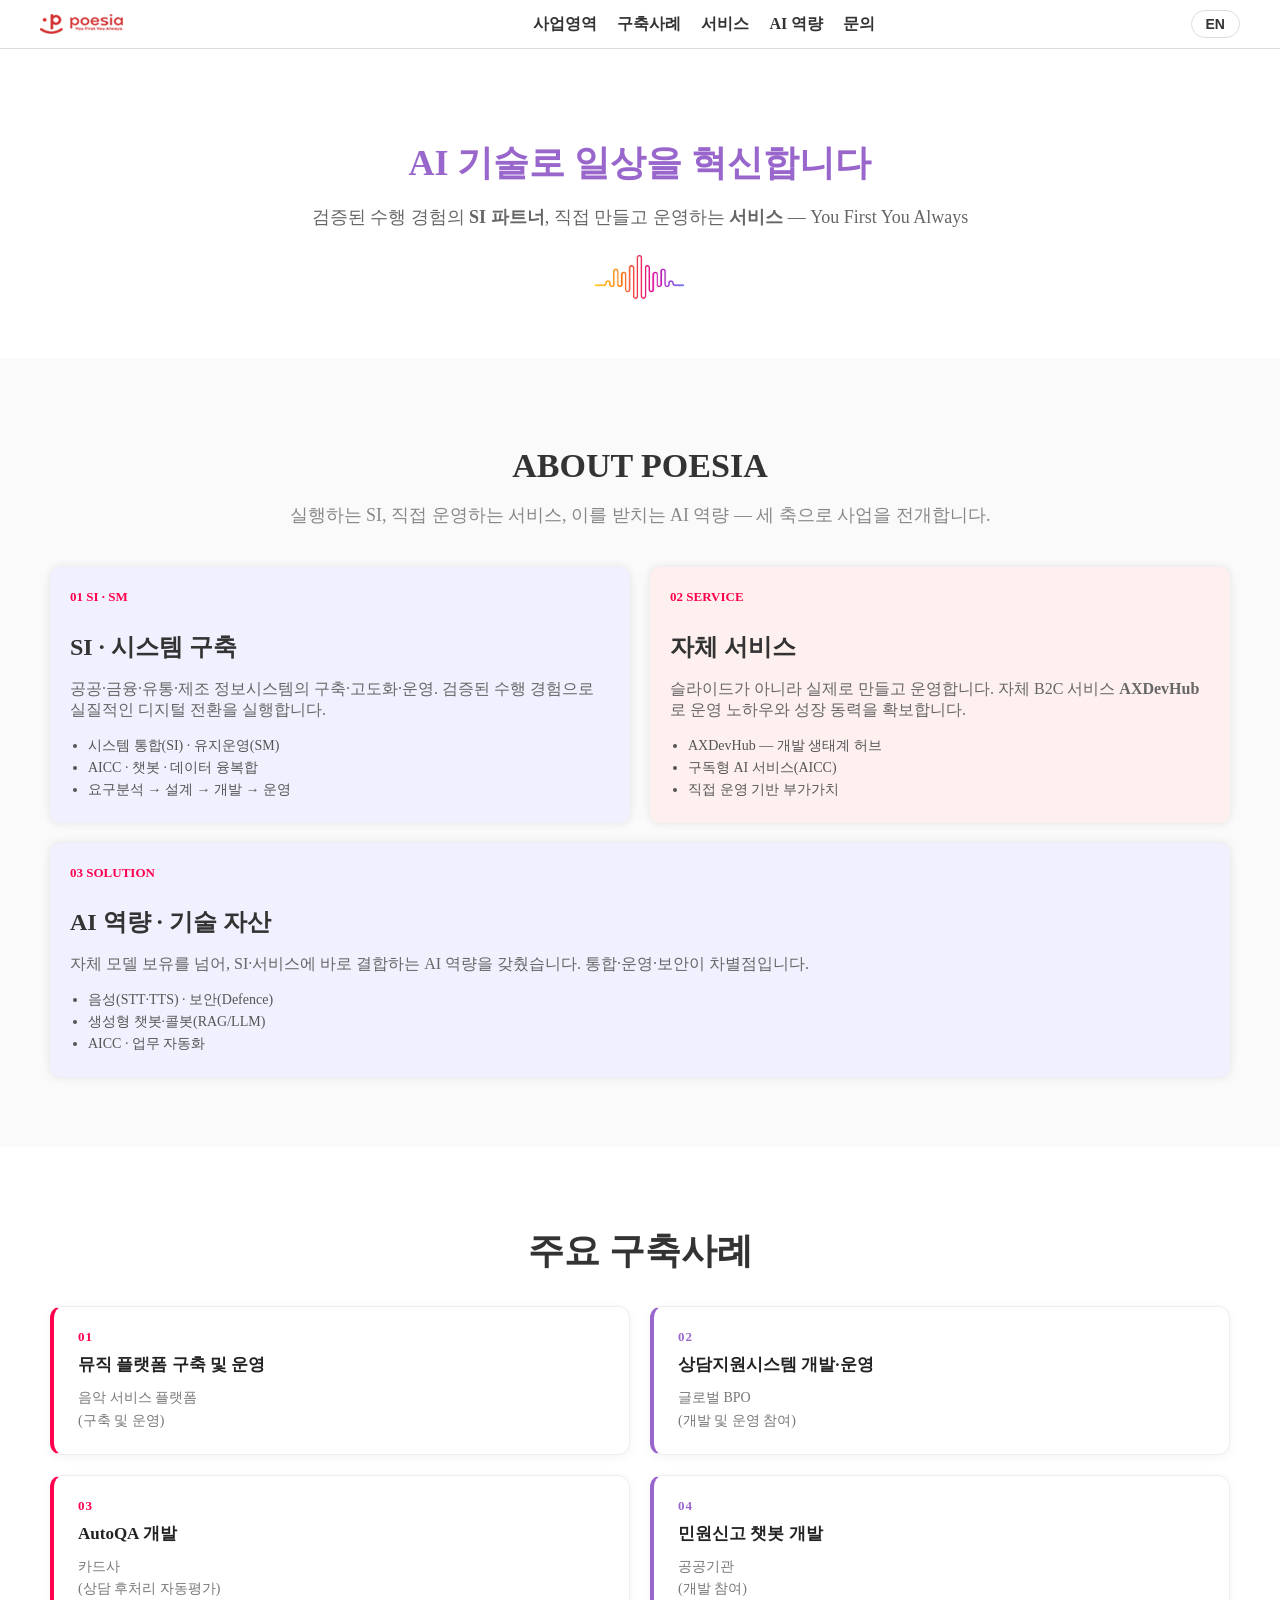
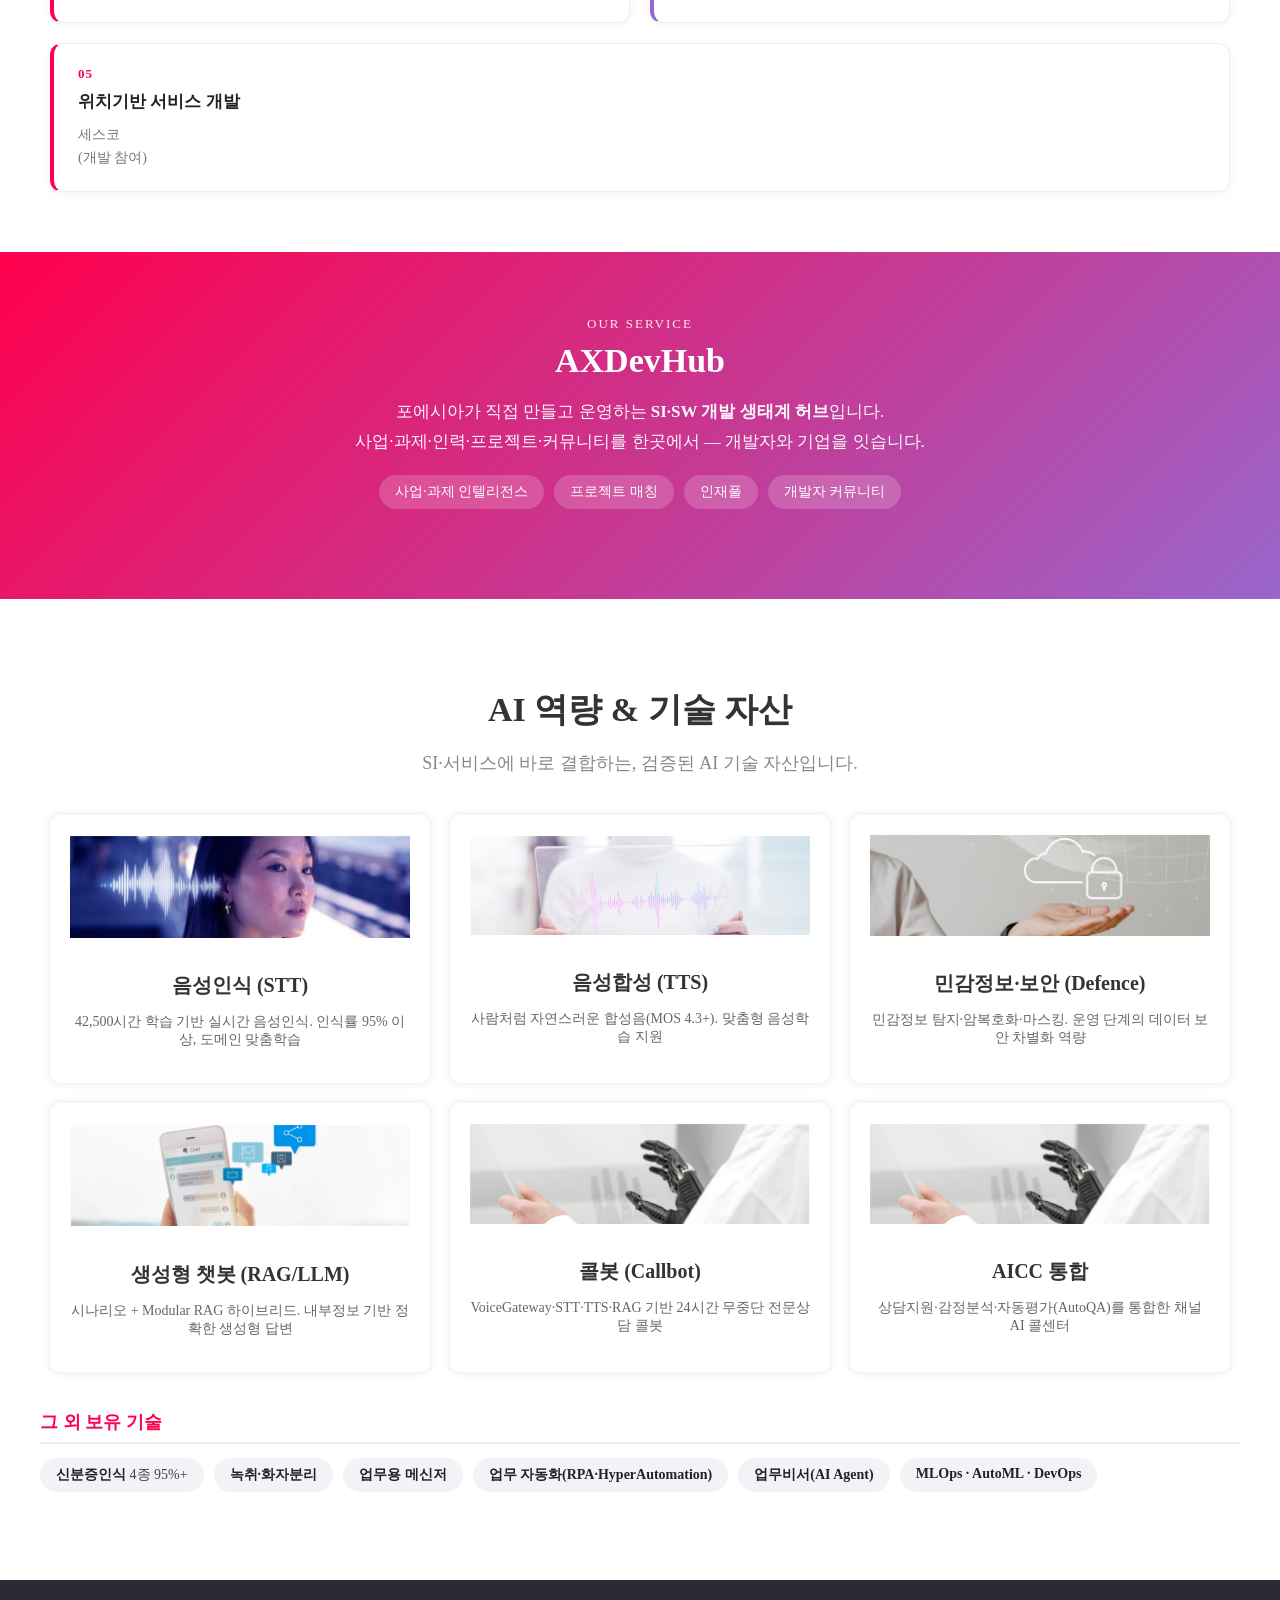
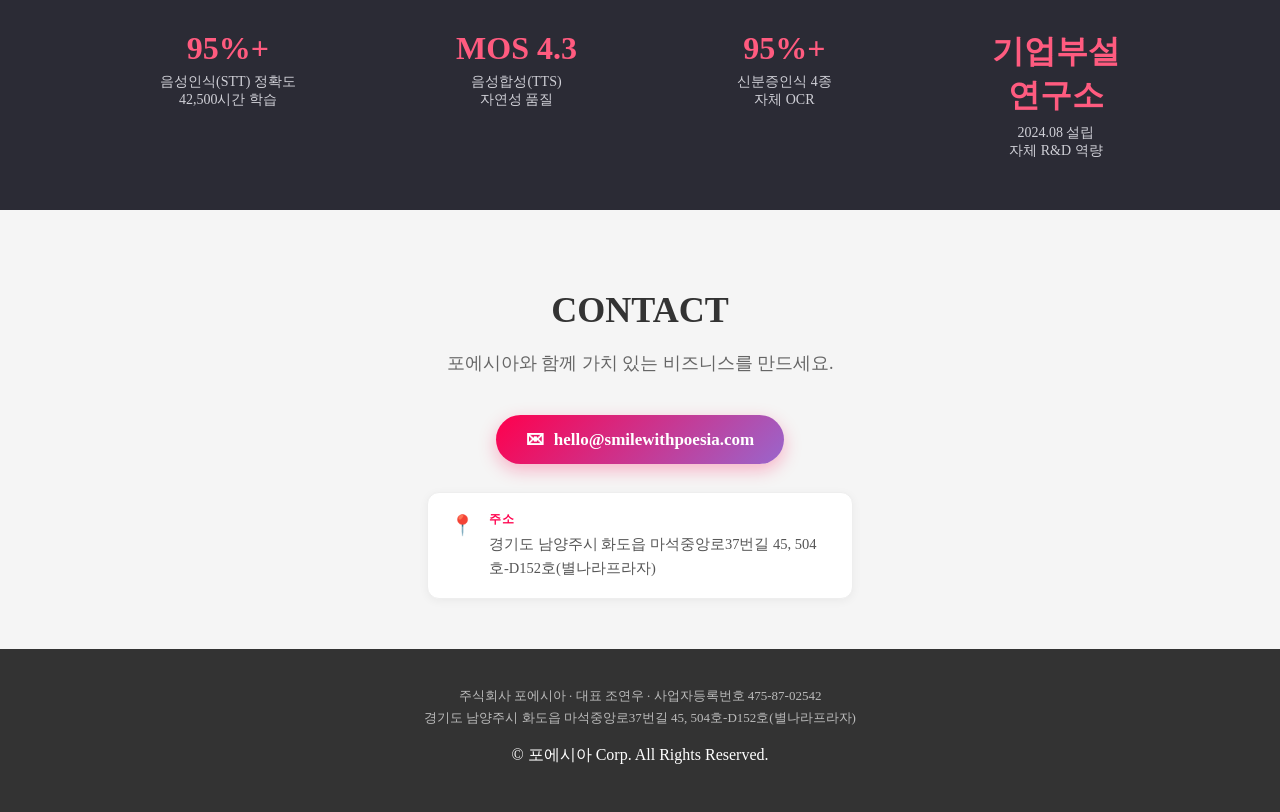
<file: index.html>
<!DOCTYPE html>
<html lang="ko">
<head>
    <meta charset="UTF-8">
    <meta name="description" content="주식회사 포에시아는 검증된 수행 경험의 SI 파트너이자, 직접 만들고 운영하는 서비스 회사입니다. 공공·금융·유통·제조 시스템 구축(SI/SM)과 자체 B2C 서비스(AXDevHub), 그리고 SI·서비스에 결합하는 AI 기술 역량으로 비즈니스의 디지털 전환을 실행합니다.">
    <meta name="viewport" content="width=device-width, initial-scale=1.0">
    <meta property="og:title" content="포에시아 | SI·자체 서비스·AI 역량">
    <meta property="og:description" content="AI 기술로 일상을 혁신합니다 — 실행하는 SI 파트너, 직접 운영하는 서비스. You First You Always.">
    <title>포에시아 | SI·서비스·AI 전문기업</title>
    <link rel="stylesheet" href="css/style.css">
</head>
<body>
	<header>
        <div class="container">
            <a href="#intro" class="logo">포에시아</a>
            <div class="header-actions">
                <button class="lang-toggle" id="langToggle" type="button" aria-label="Language">EN</button>
                <button class="nav-toggle" aria-label="메뉴 열기" aria-expanded="false">
                    <span></span><span></span><span></span>
                </button>
            </div>
            <nav>
                <ul>
                    <li><a href="#about" data-i18n="nav.about">사업영역</a></li>
                    <li><a href="#story" data-i18n="nav.story">구축사례</a></li>
                    <li><a href="#axdevhub" data-i18n="nav.service">서비스</a></li>
                    <li><a href="#solutions" data-i18n="nav.ai">AI 역량</a></li>
                    <li><a href="#contact" data-i18n="nav.contact">문의</a></li>
                </ul>
            </nav>
        </div>
    </header>

    <section id="intro">
        <h1 data-i18n="intro.h1">AI 기술로 일상을 혁신합니다</h1>
        <p data-i18n="intro.p">검증된 수행 경험의 <b>SI 파트너</b>, 직접 만들고 운영하는 <b>서비스</b> — You First You Always</p>
        <img src="images/wave.png" alt="Soundwave">
    </section>

    <!-- 1. 사업영역: 3대 사업축 (매출·성장·역량 순) -->
    <section id="about">
        <div class="section-head">
            <h2>ABOUT POESIA</h2>
            <p class="lead" data-i18n="about.lead">실행하는 SI, 직접 운영하는 서비스, 이를 받치는 AI 역량 — 세 축으로 사업을 전개합니다.</p>
        </div>
        <div class="container">
            <div class="service-list svc3">
                <div class="service-box purple">
                    <span class="badge">01 SI · SM</span>
                    <h2 data-i18n="about.box1.h2">SI · 시스템 구축</h2>
                    <p data-i18n="about.box1.p">공공·금융·유통·제조 정보시스템의 구축·고도화·운영. 검증된 수행 경험으로 실질적인 디지털 전환을 실행합니다.</p>
                    <ul>
                        <li data-i18n="about.box1.li1">시스템 통합(SI) · 유지운영(SM)</li>
                        <li data-i18n="about.box1.li2">AICC · 챗봇 · 데이터 융복합</li>
                        <li data-i18n="about.box1.li3">요구분석 → 설계 → 개발 → 운영</li>
                    </ul>
                </div>
                <div class="service-box pink">
                    <span class="badge">02 SERVICE</span>
                    <h2 data-i18n="about.box2.h2">자체 서비스</h2>
                    <p data-i18n="about.box2.p">슬라이드가 아니라 실제로 만들고 운영합니다. 자체 B2C 서비스 <b>AXDevHub</b>로 운영 노하우와 성장 동력을 확보합니다.</p>
                    <ul>
                        <li data-i18n="about.box2.li1">AXDevHub — 개발 생태계 허브</li>
                        <li data-i18n="about.box2.li2">구독형 AI 서비스(AICC)</li>
                        <li data-i18n="about.box2.li3">직접 운영 기반 부가가치</li>
                    </ul>
                </div>
                <div class="service-box purple">
                    <span class="badge">03 SOLUTION</span>
                    <h2 data-i18n="about.box3.h2">AI 역량 · 기술 자산</h2>
                    <p data-i18n="about.box3.p">자체 모델 보유를 넘어, SI·서비스에 바로 결합하는 AI 역량을 갖췄습니다. 통합·운영·보안이 차별점입니다.</p>
                    <ul>
                        <li data-i18n="about.box3.li1">음성(STT·TTS) · 보안(Defence)</li>
                        <li data-i18n="about.box3.li2">생성형 챗봇·콜봇(RAG/LLM)</li>
                        <li data-i18n="about.box3.li3">AICC · 업무 자동화</li>
                    </ul>
                </div>
            </div>
        </div>
    </section>

    <!-- 2. 구축사례 (신뢰 자산 — 상단 배치) -->
    <section id="story">
        <div class="container common-list">
            <h2 data-i18n="story.h2">주요 구축사례</h2>
            <div class="story-list">
                <div class="story-item">
                    <h3 data-i18n="story.1.h3">뮤직 플랫폼 구축 및 운영</h3>
                    <p data-i18n="story.1.p">음악 서비스 플랫폼<br>(구축 및 운영)</p>
                </div>
                <div class="story-item">
                    <h3 data-i18n="story.2.h3">상담지원시스템 개발·운영</h3>
                    <p data-i18n="story.2.p">글로벌 BPO<br>(개발 및 운영 참여)</p>
                </div>
                <div class="story-item">
                    <h3 data-i18n="story.3.h3">AutoQA 개발</h3>
                    <p data-i18n="story.3.p">카드사<br>(상담 후처리 자동평가)</p>
                </div>
                <div class="story-item">
                    <h3 data-i18n="story.4.h3">민원신고 챗봇 개발</h3>
                    <p data-i18n="story.4.p">공공기관<br>(개발 참여)</p>
                </div>
                <!-- 2026-07-06 삭제: 「혜택정보 제공 콜봇」(카드사 연구과제) 구축사례 제외 요청 -->
                <div class="story-item">
                    <h3 data-i18n="story.5.h3">위치기반 서비스 개발</h3>
                    <p data-i18n="story.5.p">세스코<br>(개발 참여)</p>
                </div>
            </div>
        </div>
    </section>

    <!-- 3. 자체 서비스: AXDevHub (강조 밴드) -->
    <section id="axdevhub">
        <div class="container">
            <div class="eyebrow">OUR SERVICE</div>
            <h2>AXDevHub</h2>
            <p data-i18n="axdev.p">포에시아가 직접 만들고 운영하는 <b>SI·SW 개발 생태계 허브</b>입니다.<br>
            사업·과제·인력·프로젝트·커뮤니티를 한곳에서 — 개발자와 기업을 잇습니다.</p>
            <div class="feat">
                <span data-i18n="axdev.feat1">사업·과제 인텔리전스</span>
                <span data-i18n="axdev.feat2">프로젝트 매칭</span>
                <span data-i18n="axdev.feat3">인재풀</span>
                <span data-i18n="axdev.feat4">개발자 커뮤니티</span>
            </div>
            <!-- AXDevHub 바로가기 링크 — 2026-07-14 표시 숨김(오픈 전, 링크 기능 제거 요청). 오픈 시 주석 해제.
            <a class="cta" href="https://axdevhub.com" data-axdev target="_blank" rel="noopener" data-i18n="axdev.cta">AXDevHub 바로가기 ↗</a>
            -->
        </div>
    </section>

    <!-- 4. 구독형 AI 서비스 -->
    <!-- 2026-07-06 주석 처리: 구독형 AI 서비스는 사업성 재검토 및 준비 필요. 준비 완료 후 아래 블록 주석 해제.
    <section id="services">
        <div class="section-head">
            <h2>구독형 AI 서비스</h2>
            <p class="lead">초기 투자 부담 없이, 필요한 만큼 구독형으로 이용하는 AICC 서비스입니다.</p>
        </div>
        <div class="container">
            <div class="service-list svc3">
                <div class="service-box purple">
                    <h2>구독형 STT/TA</h2>
                    <p>실시간·배치 음성인식과 자연어 처리. 유형분류·감정분석·요약으로 상담 후처리를 지원합니다.</p>
                    <ul>
                        <li>실시간/배치 음성인식(STT)</li>
                        <li>유형분류·감정분석·요약</li>
                        <li>콜센터·금융·의료·공공</li>
                    </ul>
                </div>
                <div class="service-box pink">
                    <h2>구독형 상담지원</h2>
                    <p>실시간 상담 음성인식과 관리자 모니터링, KMS 연동·매뉴얼 기반 생성형 상담 가이드를 제공합니다.</p>
                    <ul>
                        <li>실시간 상담 음성인식</li>
                        <li>KMS 연동 상담 가이드</li>
                        <li>생성형 상담 가이드</li>
                    </ul>
                </div>
                <div class="service-box purple">
                    <h2>구독형 콜봇</h2>
                    <p>자사 보이스게이트웨이·STT·TTS·생성형 답변 기반의 24시간 무중단 AI 음성 상담 서비스입니다.</p>
                    <ul>
                        <li>내부문서 기반 AI 답변(RAG)</li>
                        <li>할루시네이션 방지·상담사 연동</li>
                        <li>금융·헬스케어·이커머스·공공</li>
                    </ul>
                </div>
            </div>
        </div>
    </section>
    -->

    <!-- 5. AI 역량 & 기술 자산 (핵심만 큐레이션) -->
    <section id="solutions">
        <div class="section-head">
            <h2 data-i18n="sol.title">AI 역량 &amp; 기술 자산</h2>
            <p class="lead" data-i18n="sol.lead">SI·서비스에 바로 결합하는, 검증된 AI 기술 자산입니다.</p>
        </div>
        <div class="container common-list">
            <div class="product-list">
                <div class="product-item">
                    <img src="images/product_stt.png" alt="음성인식">
                    <h3 data-i18n="sol.stt.h3">음성인식 (STT)</h3>
                    <p data-i18n="sol.stt.p">42,500시간 학습 기반 실시간 음성인식. 인식률 95% 이상, 도메인 맞춤학습</p>
                </div>
                <div class="product-item">
                    <img src="images/product_tts.png" alt="음성합성">
                    <h3 data-i18n="sol.tts.h3">음성합성 (TTS)</h3>
                    <p data-i18n="sol.tts.p">사람처럼 자연스러운 합성음(MOS 4.3+). 맞춤형 음성학습 지원</p>
                </div>
                <div class="product-item">
                    <img src="images/product_infoguard.png" alt="민감정보·보안">
                    <h3 data-i18n="sol.def.h3">민감정보·보안 (Defence)</h3>
                    <p data-i18n="sol.def.p">민감정보 탐지·암복호화·마스킹. 운영 단계의 데이터 보안 차별화 역량</p>
                </div>
                <div class="product-item">
                    <img src="images/product_chatbot.png" alt="생성형 챗봇">
                    <h3 data-i18n="sol.chat.h3">생성형 챗봇 (RAG/LLM)</h3>
                    <p data-i18n="sol.chat.p">시나리오 + Modular RAG 하이브리드. 내부정보 기반 정확한 생성형 답변</p>
                </div>
                <div class="product-item">
                    <img src="images/product_callbot.png" alt="콜봇">
                    <h3 data-i18n="sol.call.h3">콜봇 (Callbot)</h3>
                    <p data-i18n="sol.call.p">VoiceGateway·STT·TTS·RAG 기반 24시간 무중단 전문상담 콜봇</p>
                </div>
                <div class="product-item">
                    <img src="images/product_callbot.png" alt="AICC">
                    <h3 data-i18n="sol.aicc.h3">AICC 통합</h3>
                    <p data-i18n="sol.aicc.p">상담지원·감정분석·자동평가(AutoQA)를 통합한 채널 AI 콜센터</p>
                </div>
            </div>
            <!-- 보유 기술 자산(요약) -->
            <div class="cat-block" style="margin-top:28px;">
                <h3 data-i18n="sol.more.h3">그 외 보유 기술</h3>
                <div class="chip-list">
                    <span class="chip" data-i18n="sol.chip1"><b>신분증인식</b> 4종 95%+</span>
                    <span class="chip" data-i18n="sol.chip2"><b>녹취·화자분리</b></span>
                    <span class="chip" data-i18n="sol.chip3"><b>업무용 메신저</b></span>
                    <span class="chip" data-i18n="sol.chip4"><b>업무 자동화(RPA·HyperAutomation)</b></span>
                    <span class="chip" data-i18n="sol.chip5"><b>업무비서(AI Agent)</b></span>
                    <span class="chip"><b>MLOps · AutoML · DevOps</b></span>
                </div>
            </div>
        </div>
    </section>

    <!-- 6. 역량 지표 (신용등급 제외 — 결산·신용평가 미갱신) -->
    <section id="trust">
        <div class="trust-list">
            <div class="trust-item">
                <div class="num">95%+</div>
                <div class="label" data-i18n="trust.1.label">음성인식(STT) 정확도<br>42,500시간 학습</div>
            </div>
            <div class="trust-item">
                <div class="num">MOS 4.3</div>
                <div class="label" data-i18n="trust.2.label">음성합성(TTS)<br>자연성 품질</div>
            </div>
            <div class="trust-item">
                <div class="num">95%+</div>
                <div class="label" data-i18n="trust.3.label">신분증인식 4종<br>자체 OCR</div>
            </div>
            <div class="trust-item">
                <div class="num" data-i18n="trust.4.num">기업부설<br>연구소</div>
                <div class="label" data-i18n="trust.4.label">2024.08 설립<br>자체 R&amp;D 역량</div>
            </div>
        </div>
    </section>

    <!-- 7. 문의 -->
    <section id="contact">
        <div class="container common-list">
            <h2>CONTACT</h2>
            <p data-i18n="contact.p">포에시아와 함께 가치 있는 비즈니스를 만드세요.</p>

            <a class="contact-email" href="mailto:hello@smilewithpoesia.com">
                <span class="ic" aria-hidden="true">✉</span>
                <span>hello@smilewithpoesia.com</span>
            </a>

            <!-- 주소: 2026-06-18 사업자등록증 기준(서울 송파 → 남양주 이전).
                 전화·팩스(구 서울 사무실 번호)는 남양주 이전으로 미사용 → 2026-07-14 표시만 숨김(주석, 삭제 아님). -->
            <div class="contact-cards">
                <div class="contact-card">
                    <span class="ic" aria-hidden="true">📍</span>
                    <div class="body">
                        <div class="k" data-i18n="contact.k.addr">주소</div>
                        <div class="v address" data-i18n="contact.address">경기도 남양주시 화도읍 마석중앙로37번길 45, 504호-D152호(별나라프라자)</div>
                    </div>
                </div>
                <!-- 전화·팩스: 구 서울 사무실 번호 — 표시 숨김. 통신판매업 신고 시 대표전화(대표 휴대폰/착신전환)로 갱신 후 주석 해제.
                <div class="contact-card">
                    <span class="ic" aria-hidden="true">☎</span>
                    <div class="body">
                        <div class="k" data-i18n="contact.k.tel">전화 · 팩스</div>
                        <div class="v">TEL 02-3012-0302 · FAX 0303-3443-0302</div>
                    </div>
                </div>
                -->
            </div>
        </div>
    </section>

    <footer>
        <div class="container">
            <p class="footer-corp" data-i18n="footer.corp">
                주식회사 포에시아 · 대표 조연우 · 사업자등록번호 475-87-02542<br>
                경기도 남양주시 화도읍 마석중앙로37번길 45, 504호-D152호(별나라프라자)
            </p>
            <p>© 포에시아 Corp. All Rights Reserved.</p>
        </div>
    </footer>

    <!-- 다국어(한/영) 사전 + AXDEVHUB 링크 환경 자동 인식 + 모바일 햄버거 -->
    <script>
      (function () {
        // ── 다국어 사전(한/영) ─────────────────────────────
        var I18N = {
          'nav.about':      { ko: '사업영역', en: 'Business' },
          'nav.story':      { ko: '구축사례', en: 'Portfolio' },
          'nav.service':    { ko: '서비스', en: 'Service' },
          'nav.ai':         { ko: 'AI 역량', en: 'AI Capabilities' },
          'nav.contact':    { ko: '문의', en: 'Contact' },

          'intro.h1':       { ko: 'AI 기술로 일상을 혁신합니다', en: 'Innovating Everyday Life with AI' },
          'intro.p':        { ko: '검증된 수행 경험의 <b>SI 파트너</b>, 직접 만들고 운영하는 <b>서비스</b> — You First You Always',
                              en: 'A proven <b>SI partner</b>, and a company that builds and runs its own <b>services</b> — You First You Always' },

          'about.lead':     { ko: '실행하는 SI, 직접 운영하는 서비스, 이를 받치는 AI 역량 — 세 축으로 사업을 전개합니다.',
                              en: 'Delivering SI, operating our own services, and the AI capabilities behind them — we build on three pillars.' },
          'about.box1.h2':  { ko: 'SI · 시스템 구축', en: 'SI · System Integration' },
          'about.box1.p':   { ko: '공공·금융·유통·제조 정보시스템의 구축·고도화·운영. 검증된 수행 경험으로 실질적인 디지털 전환을 실행합니다.',
                              en: 'Building, advancing, and operating information systems across public, finance, retail, and manufacturing. We drive real digital transformation with proven delivery.' },
          'about.box1.li1': { ko: '시스템 통합(SI) · 유지운영(SM)', en: 'System Integration (SI) · Maintenance (SM)' },
          'about.box1.li2': { ko: 'AICC · 챗봇 · 데이터 융복합', en: 'AICC · Chatbot · Data Convergence' },
          'about.box1.li3': { ko: '요구분석 → 설계 → 개발 → 운영', en: 'Analysis → Design → Development → Operation' },
          'about.box2.h2':  { ko: '자체 서비스', en: 'Our Own Services' },
          'about.box2.p':   { ko: '슬라이드가 아니라 실제로 만들고 운영합니다. 자체 B2C 서비스 <b>AXDevHub</b>로 운영 노하우와 성장 동력을 확보합니다.',
                              en: 'Not slideware — we actually build and operate. Our own B2C service <b>AXDevHub</b> secures operational know-how and growth momentum.' },
          'about.box2.li1': { ko: 'AXDevHub — 개발 생태계 허브', en: 'AXDevHub — Developer Ecosystem Hub' },
          'about.box2.li2': { ko: '구독형 AI 서비스(AICC)', en: 'Subscription AI Services (AICC)' },
          'about.box2.li3': { ko: '직접 운영 기반 부가가치', en: 'Value from Hands-on Operation' },
          'about.box3.h2':  { ko: 'AI 역량 · 기술 자산', en: 'AI Capabilities · Tech Assets' },
          'about.box3.p':   { ko: '자체 모델 보유를 넘어, SI·서비스에 바로 결합하는 AI 역량을 갖췄습니다. 통합·운영·보안이 차별점입니다.',
                              en: 'Beyond owning our own models, we have AI capabilities that plug directly into SI and services. Integration, operation, and security set us apart.' },
          'about.box3.li1': { ko: '음성(STT·TTS) · 보안(Defence)', en: 'Voice (STT·TTS) · Security (Defence)' },
          'about.box3.li2': { ko: '생성형 챗봇·콜봇(RAG/LLM)', en: 'Generative Chatbot·Callbot (RAG/LLM)' },
          'about.box3.li3': { ko: 'AICC · 업무 자동화', en: 'AICC · Workflow Automation' },

          'story.h2':       { ko: '주요 구축사례', en: 'Selected Projects' },
          'story.1.h3':     { ko: '뮤직 플랫폼 구축 및 운영', en: 'Music Platform Build & Operation' },
          'story.1.p':      { ko: '음악 서비스 플랫폼<br>(구축 및 운영)', en: 'Music service platform<br>(build & operation)' },
          'story.2.h3':     { ko: '상담지원시스템 개발·운영', en: 'Agent-assist System Build & Ops' },
          'story.2.p':      { ko: '글로벌 BPO<br>(개발 및 운영 참여)', en: 'Global BPO<br>(development & operation)' },
          'story.3.h3':     { ko: 'AutoQA 개발', en: 'AutoQA Development' },
          'story.3.p':      { ko: '카드사<br>(상담 후처리 자동평가)', en: 'Card company<br>(automated post-call QA)' },
          'story.4.h3':     { ko: '민원신고 챗봇 개발', en: 'Civil-complaint Chatbot' },
          'story.4.p':      { ko: '공공기관<br>(개발 참여)', en: 'Public institution<br>(development)' },
          'story.5.h3':     { ko: '위치기반 서비스 개발', en: 'Location-based Service' },
          'story.5.p':      { ko: '세스코<br>(개발 참여)', en: 'CESCO<br>(development)' },

          'axdev.p':        { ko: '포에시아가 직접 만들고 운영하는 <b>SI·SW 개발 생태계 허브</b>입니다.<br>사업·과제·인력·프로젝트·커뮤니티를 한곳에서 — 개발자와 기업을 잇습니다.',
                              en: 'A <b>developer ecosystem hub for SI·SW</b>, built and operated by Poesia.<br>Bids, projects, talent, and community in one place — connecting developers and companies.' },
          'axdev.feat1':    { ko: '사업·과제 인텔리전스', en: 'Bid & Project Intelligence' },
          'axdev.feat2':    { ko: '프로젝트 매칭', en: 'Project Matching' },
          'axdev.feat3':    { ko: '인재풀', en: 'Talent Pool' },
          'axdev.feat4':    { ko: '개발자 커뮤니티', en: 'Developer Community' },
          'axdev.cta':      { ko: 'AXDevHub 바로가기 ↗', en: 'Go to AXDevHub ↗' },

          'sol.title':      { ko: 'AI 역량 &amp; 기술 자산', en: 'AI Capabilities &amp; Tech Assets' },
          'sol.lead':       { ko: 'SI·서비스에 바로 결합하는, 검증된 AI 기술 자산입니다.',
                              en: 'Proven AI technology assets that integrate directly into SI and services.' },
          'sol.stt.h3':     { ko: '음성인식 (STT)', en: 'Speech Recognition (STT)' },
          'sol.stt.p':      { ko: '42,500시간 학습 기반 실시간 음성인식. 인식률 95% 이상, 도메인 맞춤학습',
                              en: 'Real-time speech recognition trained on 42,500 hours. 95%+ accuracy with domain tuning.' },
          'sol.tts.h3':     { ko: '음성합성 (TTS)', en: 'Speech Synthesis (TTS)' },
          'sol.tts.p':      { ko: '사람처럼 자연스러운 합성음(MOS 4.3+). 맞춤형 음성학습 지원',
                              en: 'Human-like synthetic voice (MOS 4.3+). Custom voice training supported.' },
          'sol.def.h3':     { ko: '민감정보·보안 (Defence)', en: 'Sensitive-data Security (Defence)' },
          'sol.def.p':      { ko: '민감정보 탐지·암복호화·마스킹. 운영 단계의 데이터 보안 차별화 역량',
                              en: 'Sensitive-data detection, encryption, and masking. Differentiated data security in operations.' },
          'sol.chat.h3':    { ko: '생성형 챗봇 (RAG/LLM)', en: 'Generative Chatbot (RAG/LLM)' },
          'sol.chat.p':     { ko: '시나리오 + Modular RAG 하이브리드. 내부정보 기반 정확한 생성형 답변',
                              en: 'Scenario + Modular RAG hybrid. Accurate generative answers grounded in internal data.' },
          'sol.call.h3':    { ko: '콜봇 (Callbot)', en: 'Callbot' },
          'sol.call.p':     { ko: 'VoiceGateway·STT·TTS·RAG 기반 24시간 무중단 전문상담 콜봇',
                              en: '24/7 expert-consultation callbot on VoiceGateway·STT·TTS·RAG.' },
          'sol.aicc.h3':    { ko: 'AICC 통합', en: 'AICC Integration' },
          'sol.aicc.p':     { ko: '상담지원·감정분석·자동평가(AutoQA)를 통합한 채널 AI 콜센터',
                              en: 'An AI contact center integrating agent assist, sentiment analysis, and AutoQA.' },
          'sol.more.h3':    { ko: '그 외 보유 기술', en: 'Other Technologies' },
          'sol.chip1':      { ko: '<b>신분증인식</b> 4종 95%+', en: '<b>ID Recognition</b> 4 types 95%+' },
          'sol.chip2':      { ko: '<b>녹취·화자분리</b>', en: '<b>Recording · Speaker Diarization</b>' },
          'sol.chip3':      { ko: '<b>업무용 메신저</b>', en: '<b>Enterprise Messenger</b>' },
          'sol.chip4':      { ko: '<b>업무 자동화(RPA·HyperAutomation)</b>', en: '<b>Workflow Automation (RPA·HyperAutomation)</b>' },
          'sol.chip5':      { ko: '<b>업무비서(AI Agent)</b>', en: '<b>AI Assistant (AI Agent)</b>' },

          'trust.1.label':  { ko: '음성인식(STT) 정확도<br>42,500시간 학습', en: 'Speech recognition (STT) accuracy<br>42,500 hours trained' },
          'trust.2.label':  { ko: '음성합성(TTS)<br>자연성 품질', en: 'Speech synthesis (TTS)<br>naturalness quality' },
          'trust.3.label':  { ko: '신분증인식 4종<br>자체 OCR', en: 'ID recognition, 4 types<br>in-house OCR' },
          'trust.4.num':    { ko: '기업부설<br>연구소', en: 'Corporate<br>R&amp;D Center' },
          'trust.4.label':  { ko: '2024.08 설립<br>자체 R&amp;D 역량', en: 'Est. Aug 2024<br>in-house R&amp;D' },

          'contact.p':      { ko: '포에시아와 함께 가치 있는 비즈니스를 만드세요.', en: 'Build a valuable business together with Poesia.' },
          'contact.k.addr': { ko: '주소', en: 'Address' },
          'contact.k.tel':  { ko: '전화 · 팩스', en: 'Phone · Fax' },
          'contact.address':{ ko: '경기도 남양주시 화도읍 마석중앙로37번길 45, 504호-D152호(별나라프라자)',
                              en: '45, Maseokjungang-ro 37beon-gil, Hwado-eup, Namyangju-si, Gyeonggi-do, Republic of Korea (Room 504-D152, Byeollara Plaza)' },

          'footer.corp':    { ko: '주식회사 포에시아 · 대표 조연우 · 사업자등록번호 475-87-02542<br>경기도 남양주시 화도읍 마석중앙로37번길 45, 504호-D152호(별나라프라자)',
                              en: 'Poesia Corp. · CEO Cho Yeon-woo · Business Reg. No. 475-87-02542<br>45, Maseokjungang-ro 37beon-gil, Hwado-eup, Namyangju-si, Gyeonggi-do, Republic of Korea' }
        };

        var DOC_TITLE = { ko: '포에시아 | SI·서비스·AI 전문기업', en: 'Poesia | SI · Service · AI Company' };

        function applyLang(lang) {
          if (lang !== 'en') lang = 'ko';
          document.querySelectorAll('[data-i18n]').forEach(function (el) {
            var entry = I18N[el.getAttribute('data-i18n')];
            if (entry && entry[lang] != null) el.innerHTML = entry[lang];
          });
          document.documentElement.setAttribute('lang', lang);
          document.title = DOC_TITLE[lang];
          var btn = document.getElementById('langToggle');
          if (btn) btn.textContent = (lang === 'ko') ? 'EN' : '한국어';
          try { localStorage.setItem('poesia_lang', lang); } catch (e) {}
        }

        var saved = 'ko';
        try { saved = localStorage.getItem('poesia_lang') || 'ko'; } catch (e) {}
        applyLang(saved);

        var langBtn = document.getElementById('langToggle');
        if (langBtn) {
          langBtn.addEventListener('click', function () {
            var cur = document.documentElement.getAttribute('lang') === 'en' ? 'en' : 'ko';
            applyLang(cur === 'ko' ? 'en' : 'ko');
          });
        }

        // ── AXDEVHUB 링크 환경 자동 인식 — 2026-07-14 비활성(링크 기능 제거 요청). 오픈 시 아래 블록 주석 해제 ──
        /*
        var h = location.hostname;
        var url =
          (h === 'localhost' || h === '127.0.0.1') ? 'http://localhost:3000'
          : (h === 't.smilewithpoesia.com' || h === 't.smilewithpoesia.co.kr') ? 'https://t.axdevhub.com'
          : 'https://axdevhub.com';
        document.querySelectorAll('a[data-axdev]').forEach(function (a) { a.href = url; });
        */

        // ── 모바일 햄버거 토글 ───────────────────────────
        var hdr = document.querySelector('header');
        var btn = document.querySelector('.nav-toggle');
        if (hdr && btn) {
          var setOpen = function (open) {
            hdr.classList.toggle('nav-open', open);
            btn.setAttribute('aria-expanded', open ? 'true' : 'false');
            btn.setAttribute('aria-label', open ? '메뉴 닫기' : '메뉴 열기');
          };
          btn.addEventListener('click', function () { setOpen(!hdr.classList.contains('nav-open')); });
          hdr.querySelectorAll('nav a').forEach(function (a) {
            a.addEventListener('click', function () { setOpen(false); });
          });
        }
      })();
    </script>
</body>
</html>
</file>
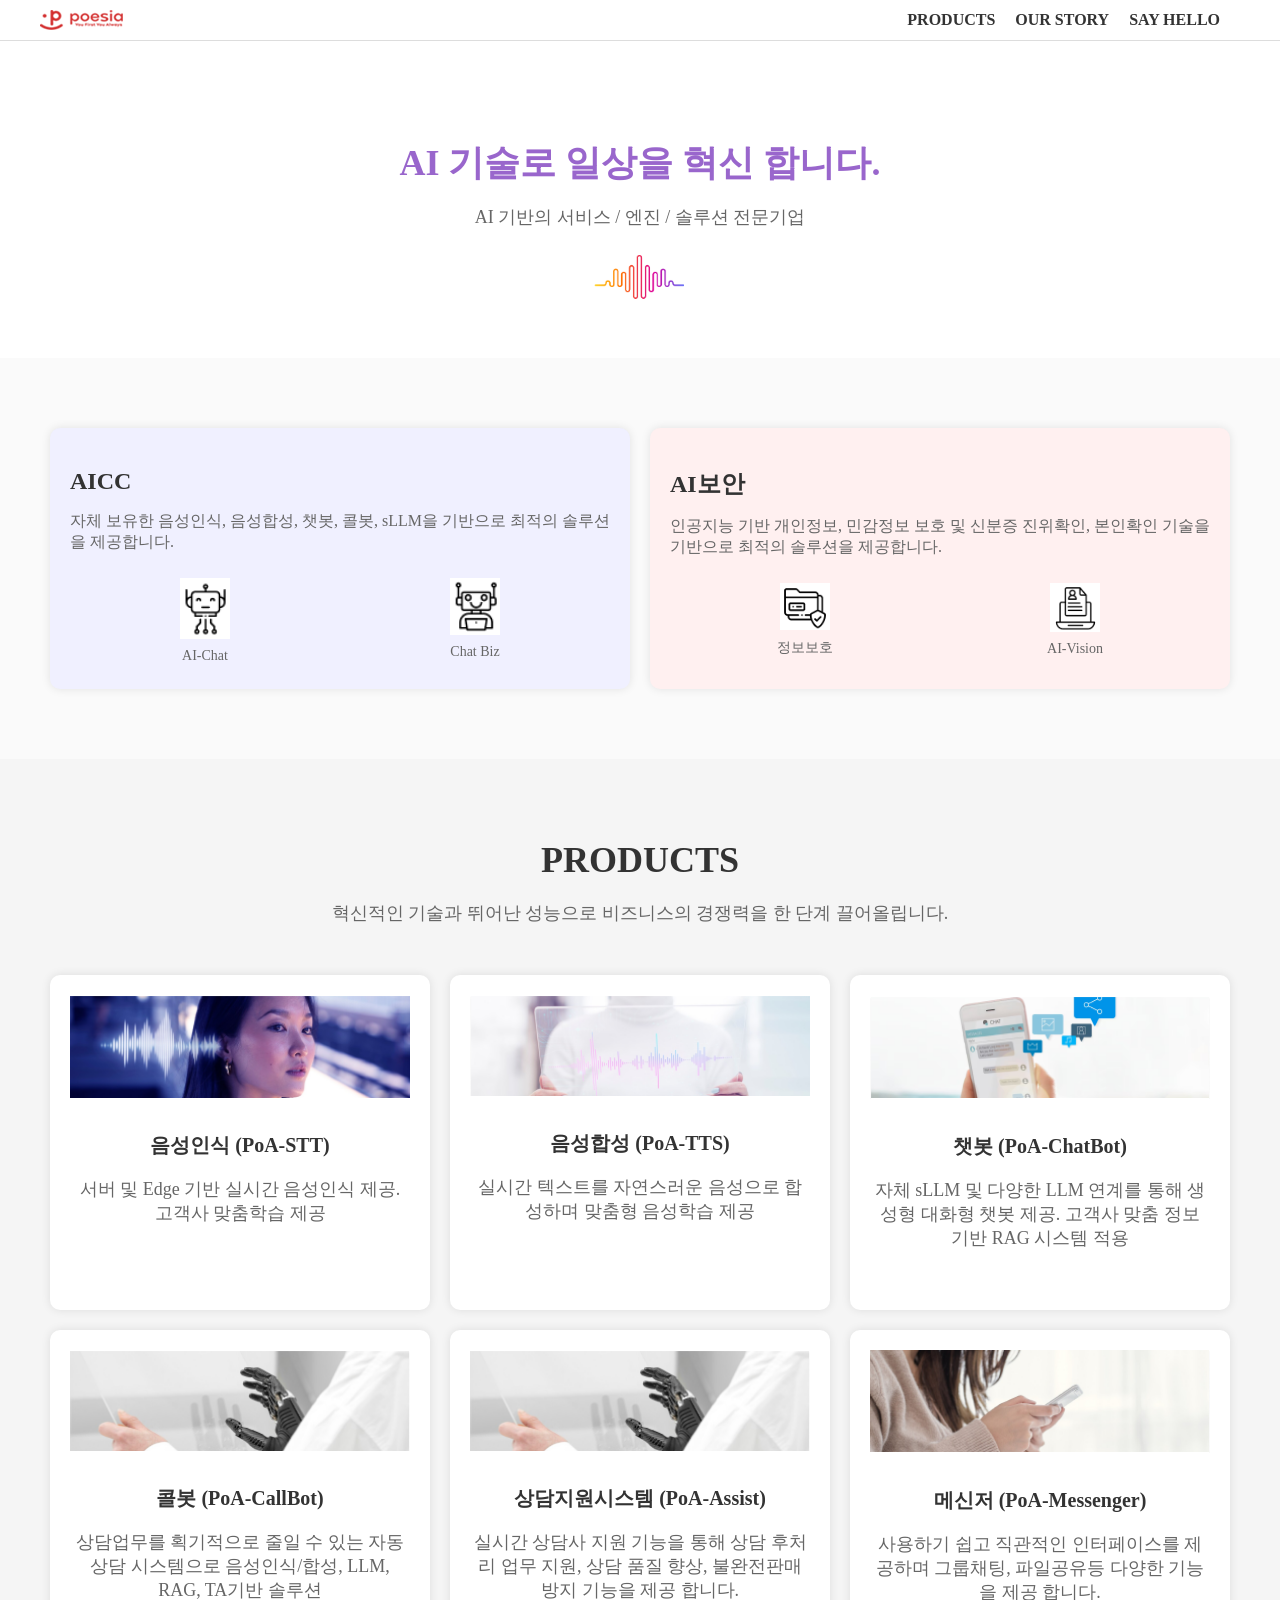
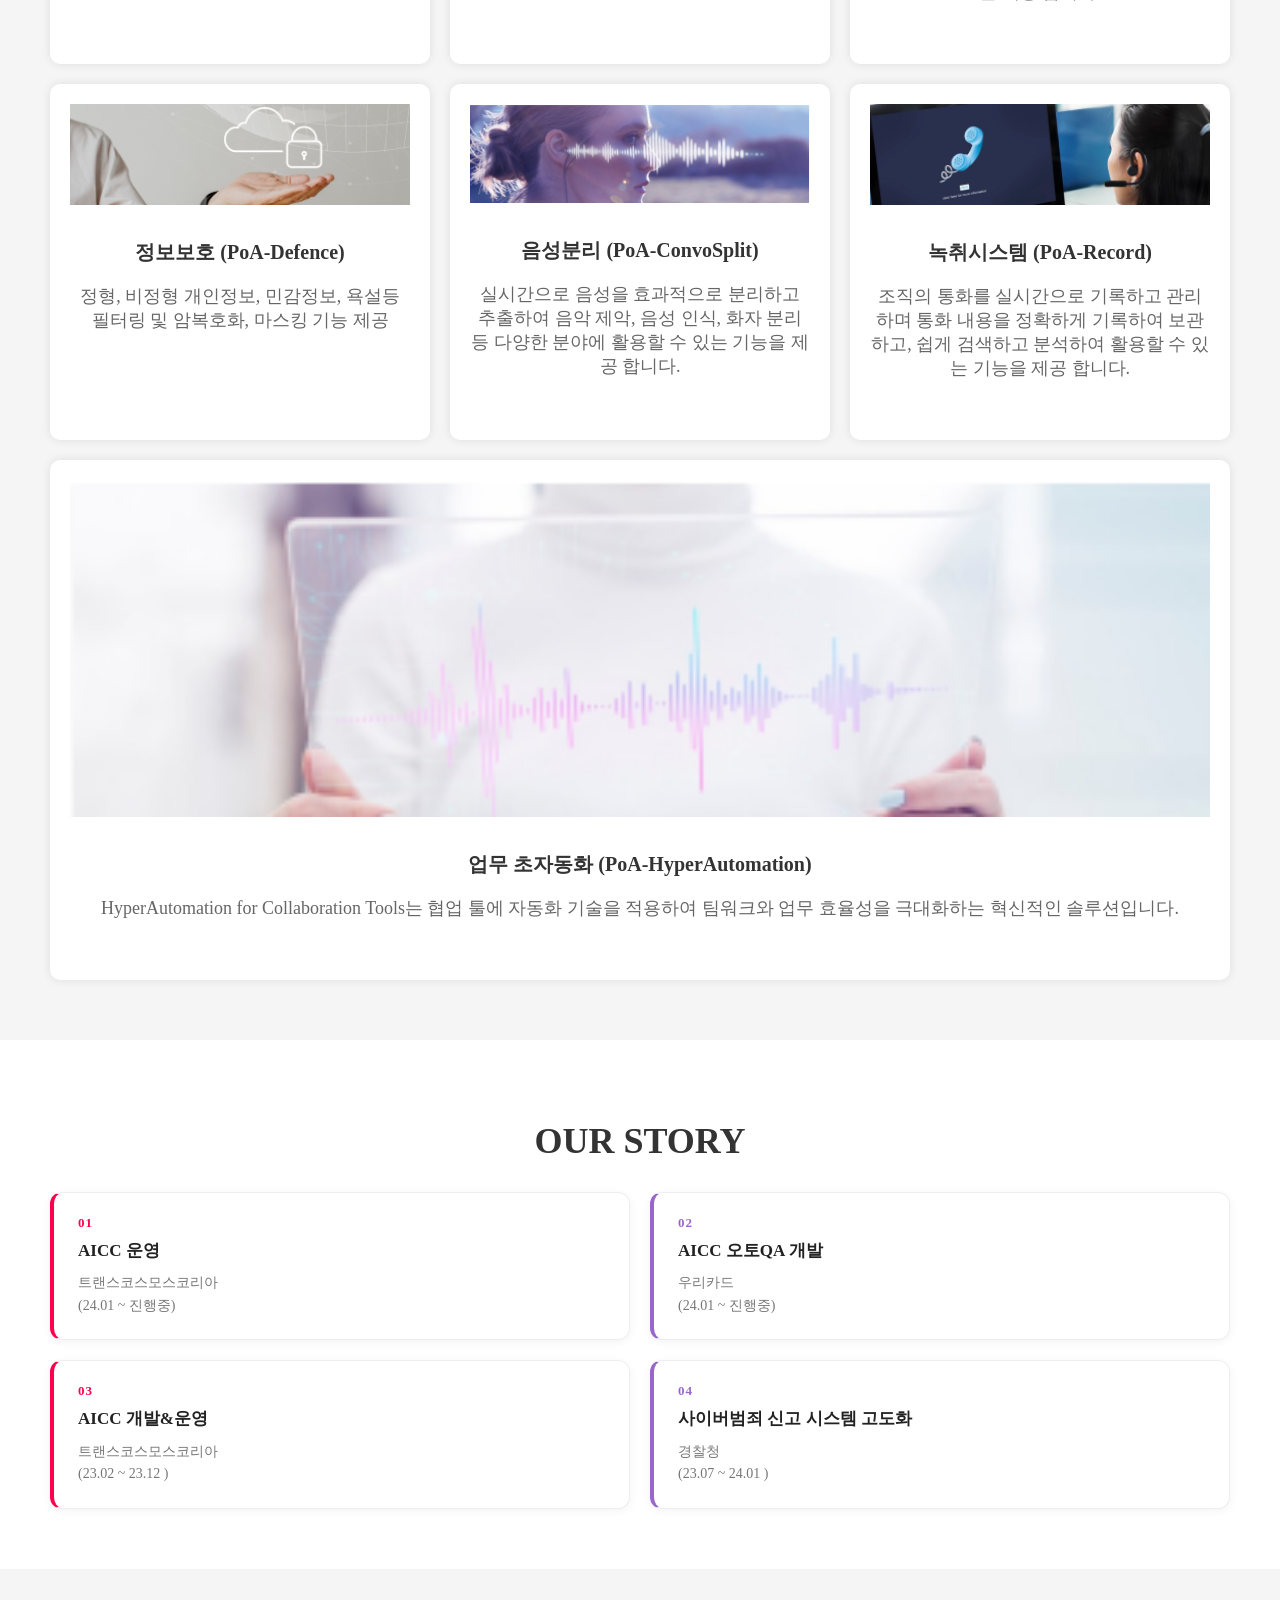
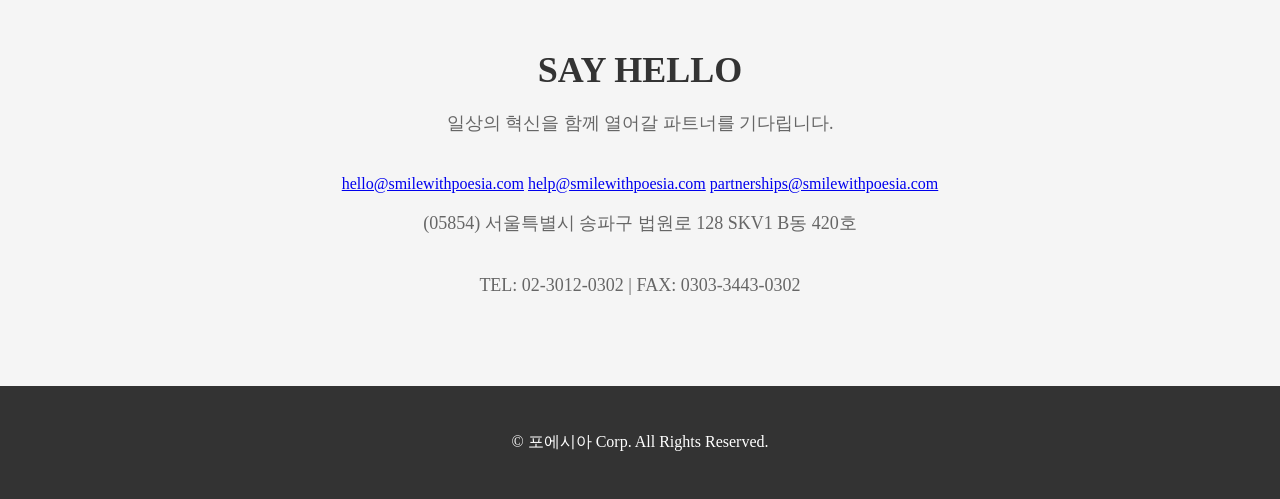
<file: index_original.html>
<!DOCTYPE html>
<html lang="ko">
<head>
    <meta charset="UTF-8">
    <meta name="description" content="AI 기술로 일상을 혁신 합니다. AI 기반의 서비스, 엔진, 솔루션 전문기업. 음성인식/합성, AICC, 챗봇, LLM, HyperAutomation, 보안, 대화형 서비스 전문 기업 입니다.">
    <meta name="viewport" content="width=device-width, initial-scale=1.0">
    <title>포에시아</title>
    <link rel="stylesheet" href="css/style.css">
</head>
<body>
	<header>
        <div class="container">
            <a href="#intro" class="logo"></a>
            <nav>
                <ul>
                    <li><a href="#products">PRODUCTS</a></li>
                    <li><a href="#story">OUR STORY</a></li>
                    <li><a href="#contact">SAY HELLO</a></li>
                </ul>
            </nav>
            <!-- <button class="btn-company">회사소개서</button> -->
        </div>
    </header>
    
    <section id="intro">
        <h1>AI 기술로 일상을 혁신 합니다.</h1>
        <p>AI 기반의 서비스 / 엔진 / 솔루션 전문기업</p>
        <img src="images/wave.png" alt="Soundwave">
    </section>
    
    <section id="services">
        <div class="container common-list">
			<div class="service-list">
				<div class="service-box purple">
					<h2>AICC</h2>
					<p>자체 보유한 음성인식, 음성합성, 챗봇, 콜봇, sLLM을 기반으로 최적의 솔루션을 제공합니다.</p>
					<div class="service-icons">
						<div>
							<img src="images/aicc-icon.png" alt="AICC">
							<span>AI-Chat</span>
						</div>
						<div>
							<img src="images/chat-icon.png" alt="Chat">
							<span>Chat Biz</span>
						</div>
					</div>
				</div>
				<div class="service-box pink">
					<h2>AI보안</h2>
					<p>인공지능 기반 개인정보, 민감정보 보호 및 신분증 진위확인, 본인확인 기술을 기반으로 최적의 솔루션을 제공합니다.</p>
					<div class="service-icons">
						<div>
							<img src="images/security-icon.png" alt="Security">
							<span>정보보호</span>
						</div>
						<div>
							<img src="images/vision-icon.png" alt="Vision">
							<span>AI-Vision</span>
						</div>
					</div>
				</div>
			</div>
        </div>
    </section>
    
    <section id="products">
        <div class="container common-list">
            <h2>PRODUCTS</h2>
            <p>혁신적인 기술과 뛰어난 성능으로 비즈니스의 경쟁력을 한 단계 끌어올립니다.</p>
            <div class="product-list">
                <div class="product-item">
                    <img src="images/product_stt.png" alt="STT">
                    <h3>음성인식 (PoA-STT)</h3>
                    <p>서버 및 Edge 기반 실시간 음성인식 제공. 고객사 맞춤학습 제공</p>
                </div>
                <div class="product-item">
                    <img src="images/product_tts.png" alt="TTS">
                    <h3>음성합성 (PoA-TTS)</h3>
                    <p>실시간 텍스트를 자연스러운 음성으로 합성하며 맞춤형 음성학습 제공</p>
                </div>
                <div class="product-item">
                    <img src="images/product_chatbot.png" alt="ChatBot">
                    <h3>챗봇 (PoA-ChatBot)</h3>
                    <p>자체 sLLM 및 다양한 LLM 연계를 통해 생성형 대화형 챗봇 제공. 고객사 맞춤 정보 기반 RAG 시스템 적용</p>
                </div>
                <div class="product-item">
                    <img src="images/product_callbot.png" alt="CallBot">
                    <h3>콜봇 (PoA-CallBot)</h3>
                    <p>상담업무를 획기적으로 줄일 수 있는 자동상담 시스템으로 음성인식/합성, LLM, RAG, TA기반 솔루션 </p>
                </div>
                <div class="product-item">
                    <img src="images/product_callbot.png" alt="Assitance">
                    <h3>상담지원시스템 (PoA-Assist)</h3>
                    <p>실시간 상담사 지원 기능을 통해 상담 후처리 업무 지원, 상담 품질 향상, 불완전판매 방지 기능을 제공 합니다.</p>
                </div>
                <div class="product-item">
                    <img src="images/product_messenger.png" alt="Messenger">
                    <h3>메신저 (PoA-Messenger)</h3>
                    <p>사용하기 쉽고 직관적인 인터페이스를 제공하며 그룹채팅, 파일공유등 다양한 기능을 제공 합니다.</p>
                </div>
                <div class="product-item">
                    <img src="images/product_infoguard.png" alt="InfoGuard">
                    <h3>정보보호 (PoA-Defence)</h3>
                    <p>정형, 비정형 개인정보, 민감정보, 욕설등 필터링 및 암복호화, 마스킹 기능 제공</p>
                </div>
                <div class="product-item">
                    <img src="images/product_convosplit.png" alt="ConvoSplit">
                    <h3>음성분리 (PoA-ConvoSplit)</h3>
                    <p>실시간으로 음성을 효과적으로 분리하고 추출하여 음악 제악, 음성 인식, 화자 분리등 다양한 분야에 활용할 수 있는 기능을 제공 합니다.</p>
                </div>
                <div class="product-item">
                    <img src="images/product_record.png" alt="Record">
                    <h3>녹취시스템 (PoA-Record)</h3>
                    <p>조직의 통화를 실시간으로 기록하고 관리하며 통화 내용을 정확하게 기록하여 보관하고, 쉽게 검색하고 분석하여 활용할 수 있는 기능을 제공 합니다.</p>
                </div>
                <div class="product-item">
                    <img src="images/product_tts.png" alt="VoiceSplit">
                    <h3>업무 초자동화 (PoA-HyperAutomation)</h3>
                    <p>HyperAutomation for Collaboration Tools는 협업 툴에 자동화 기술을 적용하여 팀워크와 업무 효율성을 극대화하는 혁신적인 솔루션입니다.</p>
                </div>
            </div>
        </div>
    </section>
    
    <section id="story">
        <div class="container common-list">
            <h2>OUR STORY</h2>
            <div class="story-list">
                <div class="story-item">
                    <h3>AICC 운영</h3>
                    <p>트랜스코스모스코리아</br>(24.01 ~ 진행중)</p>
                </div>
                <div class="story-item">
                    <h3>AICC 오토QA 개발</h3>
                    <p>우리카드</br>(24.01 ~ 진행중)</p>
                </div>
                <div class="story-item">
                    <h3>AICC 개발&운영</h3>
                    <p>트랜스코스모스코리아</br>(23.02 ~ 23.12 )</p>
                </div>
                <div class="story-item">
                    <h3>사이버범죄 신고 시스템 고도화</h3>
                    <p>경찰청</br>(23.07 ~ 24.01 )</p>
                </div>
            </div>
        </div>
    </section>
    
    <section id="contact">
        <div class="container common-list">
            <h2>SAY HELLO</h2>
            <p>일상의 혁신을 함께 열어갈 파트너를 기다립니다.</p>
            <div class="contact-list">
                <a href="mailto:hello@smilewithpoesia.com">hello@smilewithpoesia.com</a>
                <a href="mailto:help@smilewithpoesia.com">help@smilewithpoesia.com</a>
                <a href="mailto:partnerships@smilewithpoesia.com">partnerships@smilewithpoesia.com</a>
            </div>
            <p class="address">(05854) 서울특별시 송파구 법원로 128 SKV1 B동 420호</p>
            <p class="contact-info">TEL: 02-3012-0302 | FAX: 0303-3443-0302</p>
        </div>
    </section>
    
    <footer>
        <div class="container">
            <p>© 포에시아 Corp. All Rights Reserved.</p>
        </div>
    </footer>
</body>
</html>
</file>
<file: css/style.css>
body {
    font-family: 'Malgun Gothic', '맑은 고딕', 'dotum', '돋움';
    margin: 0;
    padding: 0;
    color: #666;
    padding-top: 60px; /* 헤더 높이에 맞춰 조정 */
}

/* 한글 제목: 음절 중간이 아닌 어절 단위로 줄바꿈(모바일 끊김 방지) */
h1, h2, h3 { word-break: keep-all; }

header {
    position: fixed;
    top: 0;
    left: 0;
    width: 100%;
    background: #fff;
    border-bottom: 1px solid #ddd;
    padding: 10px 0;
    z-index: 1000;
}

header .container {
    display: flex;
    justify-content: space-between;
    align-items: center;
    max-width: 1200px;
    margin: 0 auto;
    padding: 0 20px;
}

header .logo {
    float: left;
    display: inline-block;
    margin: 0;
    padding: 0;
    width: 210px;
    height: 20px;
    background: url('../images/top_logo_fixed.png') no-repeat;
    text-indent: -9999px;
}

header nav ul {
    display: flex;
    list-style: none;
    margin: 0;
    padding: 0;
}

header nav ul li {
    margin-right: 20px;
}

header nav ul li a {
    text-decoration: none;
    color: #333;
    font-weight: bold;
}

header nav ul li a:focus,
header nav ul li a:active {
    color: #ff004d; /* 강조 색상 */
}

header .btn-company {
    background: #ff004d;
    color: #fff;
    border: none;
    padding: 10px 20px;
    cursor: pointer;
    border-radius: 5px;
}

#intro {
    text-align: center;
    padding: 50px 20px;
    background: #ffffff;
}

#intro h1 {
    font-size: 36px;
    color: #9966CC;
    margin-bottom: 10px;
    word-break: keep-all;   /* 한글: 음절 중간이 아닌 단어(어절) 단위로 줄바꿈 */
    line-height: 1.3;
}

#intro p {
    font-size: 18px;
    margin-bottom: 20px;
    word-break: keep-all;
}

#intro img {
    width: 100px;
    height: auto;
}

#services {
    padding: 50px 20px;
    background: #fff;
}

#services .container {
    display: flex;
    justify-content: center; /* 중앙 정렬 */
    flex-wrap: wrap;
    max-width: 1200px;
    margin: 0 auto; /* 중앙 정렬 */
}

.service-list {
    display: flex;
    justify-content: space-between;
    flex-wrap: wrap;
    width: 100%;
}

.service-box {
    flex: 1 1 calc(45% - 20px); /* 한 줄에 두 개씩 */
    margin: 10px;
    padding: 20px;
    border-radius: 10px;
    box-shadow: 0 0 10px rgba(0, 0, 0, 0.1);
    background: #fff;
}

.service-box.purple {
    background: #f0f0ff;
}

.service-box.pink {
    background: #fff0f0;
}

.service-box h2 {
    font-size: 24px;
    color: #333;
    margin-bottom: 10px;
}

.service-box p {
    font-size: 16px;
    color: #666;
}

.service-icons {
    display: flex;
    justify-content: space-between;
    flex-wrap: wrap;
    margin-top: 20px;
}

.service-icons div {
    flex: 1 1 calc(50% - 10px); /* 한 줄에 두 개씩 */
    text-align: center;
    margin: 5px;
}

.service-icons img {
    width: 50px;
    height: auto;
}

.service-icons span {
    display: block;
    margin-top: 5px;
    font-size: 14px;
}

#products {
    padding: 50px 20px;
    background: #f5f5f5;
}

#products .container {
    max-width: 1200px;
    margin: 0 auto;
    text-align: center;
}

#products h2 {
    font-size: 36px;
    color: #333;
    margin-bottom: 20px;
}

#products p {
    font-size: 18px;
    color: #666;
    margin-bottom: 40px;
}

.service-list,
.product-list {
    display: flex;
    justify-content: space-between;
    flex-wrap: wrap;
}

.product-item {
    flex: 1 1 calc(25% - 20px); /* 한 줄에 4개씩 */
    margin: 10px;
    padding: 20px;
    background: #fff;
    border-radius: 10px;
    box-shadow: 0 0 10px rgba(0, 0, 0, 0.1);
    text-align: center;
}

.product-item img {
    width: 100%;
    height: auto;
    margin-bottom: 10px;
}

.product-item h3 {
    font-size: 20px;
    color: #333;
    margin-bottom: 10px;
}

.product-item p {
    font-size: 14px;
    color: #666;
}

#story {
    padding: 50px 20px;
    background: #fff;
}

#story .container {
    max-width: 1200px;
    margin: 0 auto;
    text-align: center;
}

#story h2 {
    font-size: 36px;
    color: #333;
    margin-bottom: 20px;
}

.story-list {
    display: flex;
    justify-content: center;
    flex-wrap: wrap;
    counter-reset: story;
}

/* 구축사례 카드 — 2026-06-29 리디자인(번호·좌측 강조색·hover) */
.story-item {
    flex: 1 1 calc(33.333% - 20px); /* 데스크톱 3열(6건=2행 균형) */
    margin: 10px;
    padding: 22px 22px 22px 24px;
    background: #fff;
    border: 1px solid #eee;
    border-left: 4px solid #ff004d;
    border-radius: 12px;
    box-shadow: 0 2px 10px rgba(0, 0, 0, 0.05);
    text-align: left;
    transition: transform .18s ease, box-shadow .18s ease;
}

.story-item:hover {
    transform: translateY(-4px);
    box-shadow: 0 10px 26px rgba(0, 0, 0, 0.10);
}

.story-item::before {
    counter-increment: story;
    content: "0" counter(story);
    display: block;
    font-size: 13px;
    font-weight: 800;
    letter-spacing: 1px;
    color: #ff004d;
    margin-bottom: 8px;
}

/* 카드 좌측 강조색 교차(핑크↔퍼플) */
.story-item:nth-child(even) { border-left-color: #9966CC; }
.story-item:nth-child(even)::before { color: #9966CC; }

.story-item h3 {
    font-size: 17px;
    color: #222;
    margin: 0 0 10px;
    line-height: 1.4;
}

.story-item p {
    font-size: 14px;
    color: #777;
    line-height: 1.6;
    margin: 0;
}

#contact {
    padding: 50px 20px;
    background: #f5f5f5;
}

#contact .container {
    max-width: 1200px;
    margin: 0 auto;
    text-align: center;
}

#contact h2 {
    font-size: 36px;
    color: #333;
    margin-bottom: 20px;
}

#contact p {
    font-size: 18px;
    color: #666;
    margin-bottom: 40px;
}

/* 대표 이메일 — 브랜드 CTA 필 버튼 */
.contact-email {
    display: inline-flex;
    align-items: center;
    gap: 10px;
    background: linear-gradient(135deg, #ff004d 0%, #9966CC 100%);
    color: #fff;
    font-size: 17px;
    font-weight: bold;
    padding: 14px 30px;
    border-radius: 40px;
    text-decoration: none;
    box-shadow: 0 6px 18px rgba(255, 0, 77, 0.28);
    transition: transform .18s ease, box-shadow .18s ease;
    margin-bottom: 28px;
}

.contact-email:hover {
    transform: translateY(-2px);
    box-shadow: 0 10px 24px rgba(153, 102, 204, 0.34);
}

.contact-email .ic { font-size: 18px; }

/* 주소·연락처 정보 카드 */
.contact-cards {
    display: flex;
    justify-content: center;
    flex-wrap: wrap;
    gap: 16px;
}

.contact-card {
    display: flex;
    align-items: flex-start;
    gap: 14px;
    flex: 0 1 380px;
    max-width: 480px;
    background: #fff;
    border: 1px solid #eee;
    border-radius: 12px;
    padding: 18px 22px;
    text-align: left;
    box-shadow: 0 2px 10px rgba(0, 0, 0, 0.05);
}

.contact-card .ic {
    font-size: 20px;
    line-height: 1.4;
    flex-shrink: 0;
}

.contact-card .k {
    font-size: 12px;
    font-weight: 800;
    letter-spacing: .5px;
    color: #ff004d;
    margin-bottom: 5px;
}

.contact-card .v {
    font-size: 14.5px;
    color: #555;
    line-height: 1.6;
}

footer {
    padding: 30px 20px;
    background: #333;
    color: #fff;
    text-align: center;
}

/* === 2026-06-26 개편: 솔루션·서비스·SI 3대 사업축 재포지셔닝 === */
header .logo { text-indent: -9999px; overflow: hidden; }
.nav-axdev {
    color: #ff004d !important;
    border: 1.5px solid #ff004d;
    border-radius: 18px;
    padding: 5px 14px;
    transition: background .15s, color .15s;
}
.nav-axdev:hover { background: #ff004d; color: #fff !important; }

/* 언어 토글(한/영) + 우측 액션 그룹 */
.header-actions { display: flex; align-items: center; gap: 10px; }
.lang-toggle {
    background: #fff;
    color: #333;
    border: 1.5px solid #ddd;
    border-radius: 18px;
    padding: 5px 14px;
    font-weight: bold;
    font-size: 14px;
    cursor: pointer;
    transition: background .15s, color .15s, border-color .15s;
}
.lang-toggle:hover { border-color: #9966CC; color: #9966CC; }

/* 데스크톱: 시각 순서를 로고 | 메뉴 | 언어토글 로 배치
   (DOM은 모바일 드롭다운을 위해 header-actions가 nav보다 앞) */
@media (min-width: 769px) {
    header nav { order: 2; }
    .header-actions { order: 3; margin-left: 12px; }
}

/* 햄버거 버튼 — 데스크톱 숨김, 모바일(≤768)에서 표시 */
.nav-toggle {
    display: none;
    flex-direction: column;
    justify-content: center;
    gap: 5px;
    width: 42px;
    height: 38px;
    padding: 7px;
    background: none;
    border: 0;
    cursor: pointer;
}
.nav-toggle span {
    display: block;
    width: 24px;
    height: 2px;
    background: #333;
    border-radius: 2px;
    transition: transform .2s, opacity .2s;
}
header.nav-open .nav-toggle span:nth-child(1) { transform: translateY(7px) rotate(45deg); }
header.nav-open .nav-toggle span:nth-child(2) { opacity: 0; }
header.nav-open .nav-toggle span:nth-child(3) { transform: translateY(-7px) rotate(-45deg); }

/* 공통 섹션 헤더 */
.section-head { max-width: 1200px; margin: 0 auto 30px; text-align: center; }
.section-head h2 { font-size: 34px; color: #333; margin-bottom: 8px; }
.section-head .lead { font-size: 18px; color: #888; }

/* 3분할 카드(사업축·서비스) */
.svc3 .service-box { flex: 1 1 calc(33.333% - 20px); }
.service-box .badge { display: inline-block; font-size: 13px; font-weight: bold; color: #ff004d; margin-bottom: 6px; }
.service-box ul { margin: 12px 0 0; padding-left: 18px; }
.service-box ul li { font-size: 14px; color: #555; margin-bottom: 4px; }

/* About 사업축 */
#about { padding: 60px 20px; background: #fafafa; }
#about .container { max-width: 1200px; margin: 0 auto; }

/* 솔루션 제품 — 카테고리 블록 */
#solutions { padding: 60px 20px; background: #fff; }
#solutions .container { max-width: 1200px; margin: 0 auto; }
.cat-block { margin-bottom: 28px; }
.cat-block h3 { font-size: 18px; color: #ff004d; border-bottom: 2px solid #eee; padding-bottom: 8px; margin-bottom: 14px; }
.chip-list { display: flex; flex-wrap: wrap; gap: 10px; }
.chip-list .chip { background: #f3f3f7; border-radius: 20px; padding: 8px 16px; font-size: 14px; color: #444; }
.chip-list .chip b { color: #222; }

/* 서비스(구독형 AICC) */
#services { padding: 60px 20px; background: #fafafa; }
#services .container { max-width: 1200px; margin: 0 auto; }

/* AXDevHub 강조 밴드(자체 서비스) */
#axdevhub { padding: 64px 20px; background: linear-gradient(135deg, #ff004d 0%, #9966CC 100%); color: #fff; text-align: center; }
#axdevhub .container { max-width: 900px; margin: 0 auto; }
#axdevhub .eyebrow { font-size: 13px; letter-spacing: 2px; opacity: .9; }
#axdevhub h2 { font-size: 34px; margin: 10px 0; color: #fff; }
#axdevhub p { font-size: 17px; line-height: 1.75; opacity: .96; }
#axdevhub .feat { display: flex; flex-wrap: wrap; justify-content: center; gap: 10px; margin: 18px 0 26px; }
#axdevhub .feat span { background: rgba(255, 255, 255, .18); border-radius: 20px; padding: 8px 16px; font-size: 14px; }
#axdevhub .cta { display: inline-block; background: #fff; color: #ff004d; font-weight: bold; padding: 14px 34px; border-radius: 6px; text-decoration: none; font-size: 16px; }

/* 신뢰지표 */
#trust { padding: 50px 20px; background: #2b2b35; color: #fff; }
.trust-list { max-width: 1100px; margin: 0 auto; display: flex; flex-wrap: wrap; justify-content: space-around; gap: 20px; text-align: center; }
.trust-item .num { font-size: 32px; font-weight: 800; color: #ff5b7f; }
.trust-item .label { font-size: 14px; color: #cfcfd6; margin-top: 6px; }

/* 푸터 보강 */
footer .footer-links { margin-bottom: 14px; }
footer .footer-links a { display: inline-block; color: #fff; background: #ff004d; padding: 10px 22px; border-radius: 5px; text-decoration: none; font-weight: bold; }
footer .footer-corp { font-size: 13px; color: #bbb; line-height: 1.7; margin: 6px 0 12px; }

@media (max-width: 768px) {
    .svc3 .service-box { flex: 1 1 100%; }
    .trust-item { flex: 1 1 40%; }
}

/* 미디어 쿼리 추가 */
@media (max-width: 768px) {
    /* 모바일: 고정헤더 해제 + 햄버거 메뉴(로고 왼쪽 · ☰ 오른쪽 · 펼침 드롭다운) */
    body { padding-top: 0; }
    header { position: static; padding: 10px 0; }

    header .container {
        flex-direction: row;
        flex-wrap: wrap;                 /* nav가 100% 폭으로 아래 줄에 펼쳐지도록 */
        justify-content: space-between;
        align-items: center;
    }

    header .logo { float: none; margin: 0; }
    .nav-toggle { display: flex; }

    #intro h1 { font-size: 30px; }

    /* 메뉴: 기본 접힘 → .nav-open 시 세로 목록으로 펼침 */
    header nav { display: none; flex-basis: 100%; }
    header.nav-open nav { display: block; }
    header nav ul {
        flex-direction: column;
        width: 100%;
        margin: 8px 0 0;
        padding: 0;
    }
    header nav ul li { margin: 0; }
    header nav ul li a {
        display: block;
        padding: 13px 6px;
        font-size: 15px;
        border-top: 1px solid #eee;
    }
    /* 드롭다운에선 AXDEVHUB도 동일한 행 스타일(핀 해제, 빨강 유지) */
    .nav-axdev {
        border: 0;
        border-top: 1px solid #eee;
        border-radius: 0;
        padding: 13px 6px;
    }
    .nav-axdev:hover { background: none; color: #ff004d !important; }

    #services .container,
    #products .container,
    #story .container,
    #contact .container {
        flex-direction: column;
        align-items: center;
    }

    .service-box,
    .product-item,
    .story-item {
        flex: 1 1 100%;
        margin: 10px 0;
    }

    /* 구축사례는 태블릿(481~768)에서 2열 유지(≤480은 1열) */
    .story-item { flex: 1 1 calc(50% - 20px); margin: 10px; }

    .product-item img {
        width: 100%;
        height: auto;
    }

    .service-icons {
        flex-direction: column;
    }

    .service-icons div {
        margin-bottom: 10px;
    }

    .contact-card {
        flex: 1 1 100%;
        max-width: none;
    }
}

@media (max-width: 480px) {
    #intro h1 {
        font-size: 24px;
    }

    #intro p {
        font-size: 14px;
    }

    /* 큰 제목 모바일 축소 */
    .section-head h2,
    #axdevhub h2,
    #story h2,
    #contact h2,
    #products h2 { font-size: 26px; }
    .section-head .lead { font-size: 15px; }
    #axdevhub p { font-size: 15px; }

    #services .container,
    #products .container,
    #story .container,
    #contact .container {
        padding: 20px;
    }

    .service-box {
        padding: 10px;
    }

    .product-item,
    .story-item {
        padding: 10px;
    }

    .product-item,
    .story-item {
        flex: 1 1 100%;
        margin: 5px 0;
    }

    /* 구축사례 카드: 폰에서도 충분한 여백 유지(좌측 강조선·번호 가독성) */
    .story-item { padding: 18px 18px 18px 20px; }

    .contact-email {
        font-size: 15px;
        padding: 13px 22px;
        max-width: 100%;
        box-sizing: border-box;
    }
}

/* 화면 넓이가 360px 이하인 경우 추가 */
@media (max-width: 360px) {
    .story-item {
        flex: 1 1 100%;
        margin: 5px 0;
    }
}
</file>
